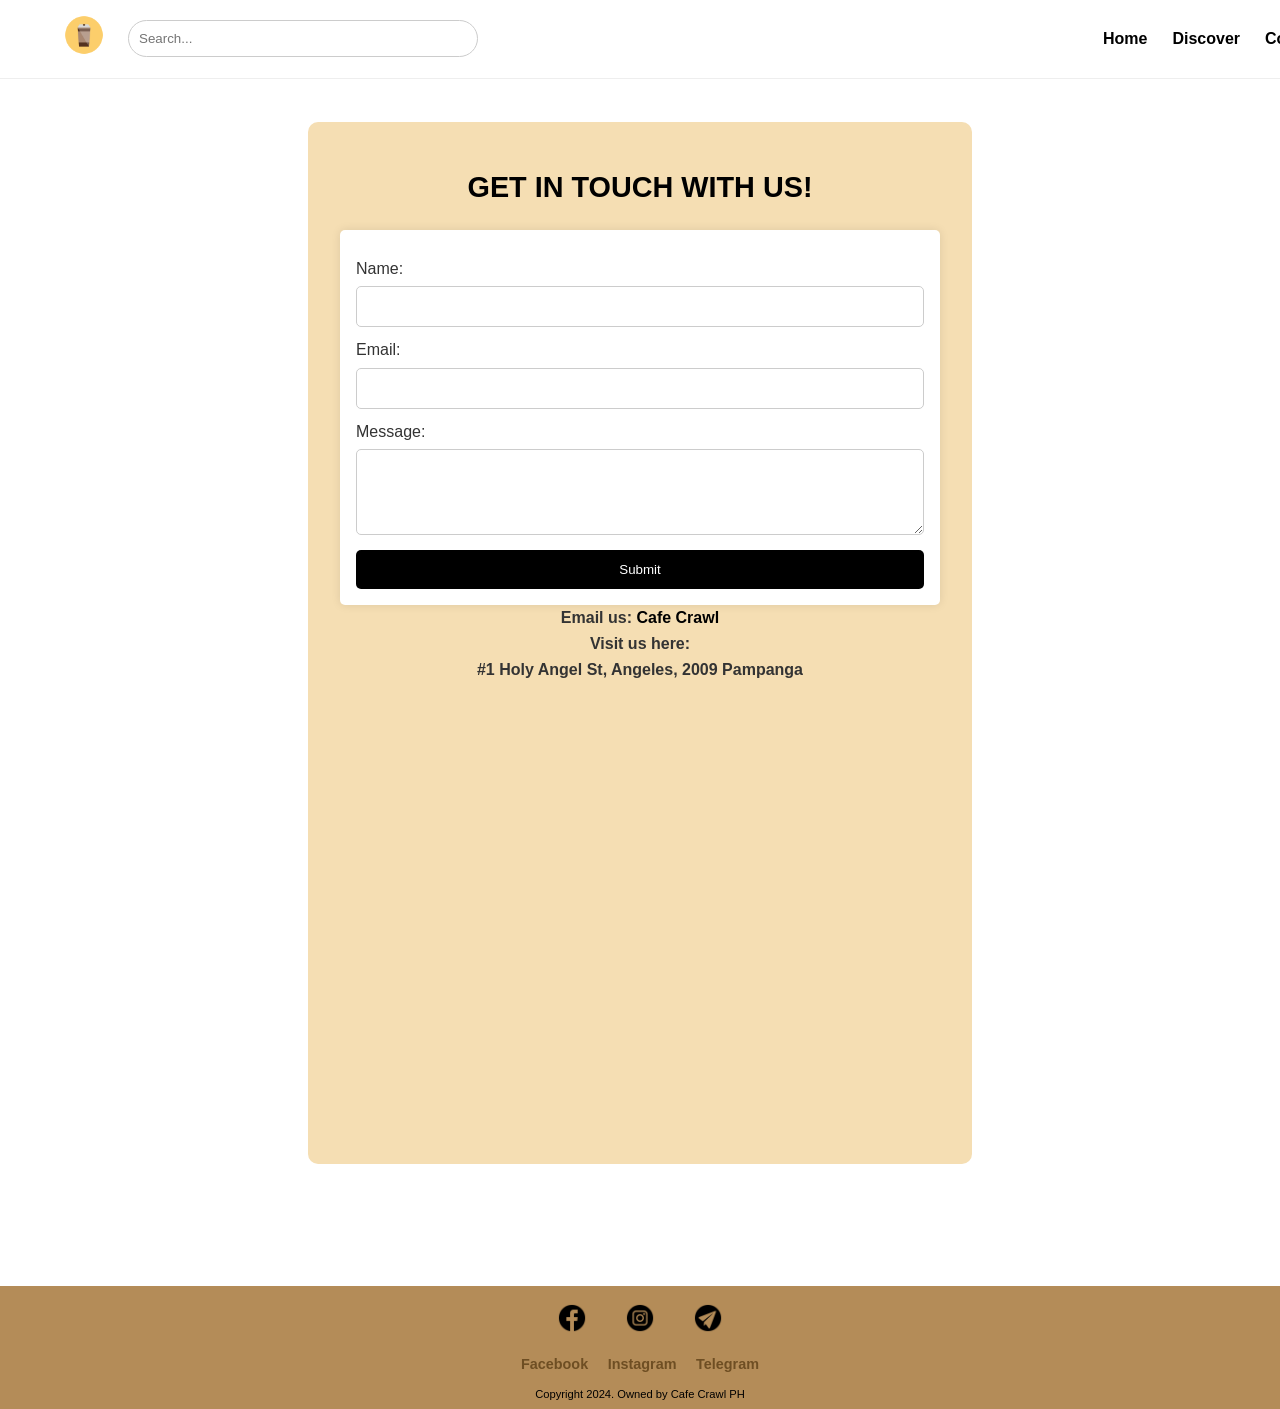
<file: contact.html>
<!DOCTYPE html>
<html lang="en">

<head>
    <meta charset="UTF-8">
    <meta name="viewport" content="width=device-width, initial-scale=1.0">
    <title>Discover Real Coffee, Near Holy Angel University</title>
    <link rel="stylesheet" type="text/css" href="style.css">
    <link rel="shortcut icon" href="media/coffeelogo.ico">
</head>

<body>
    <!-- Top Bar -->
    <header class="navbar">
        <!-- Desktop and Mobile Layout -->
        <div class="logo">
            <img src="media/coffeelogo.png" alt="Logo">
        </div>

        <!-- Hamburger Menu for Mobile -->
        <div class="hamburger-menu mobile">
            <a class="menu-icon" onclick="toggleMenu()">
                <div>&#9776;</div> <!-- Hamburger Icon -->
            </a>
        </div>

        <!-- Hidden Navigation Menu for Mobile -->
        <nav class="nav-links mobile" id="mobile-menu">
            <div class="close-btn" onclick="toggleMenu()">×</div> <!-- Close Button -->
            <div class="search-bar">
                <input type="text" placeholder="Search...">
            </div>
            <ul>
                <li><a href="index.html">Home</a></li>
                <li><a href="discover.html">Discover</a></li>
                <li><a href="contact.html">Contact</a></li>
            </ul>
        </nav>

        <!-- Desktop Layout -->
        <div class="search-bar tablet-desktop">
            <input type="text" placeholder="Search...">
        </div>
        <nav class="nav-links tablet-desktop">
            <ul>
                <li><a href="index.html">Home</a></li>
                <li><a href="discover.html">Discover</a></li>
                <li><a href="contact.html">Contact</a></li>
            </ul>
        </nav>
    </header>

    <div class="main-content">
        <div id="contact">
            <h2>GET IN TOUCH WITH US!</h2>
            <form class="contact-form" action="#" method="post">
                <label for="name">Name:</label>
                <input type="text" id="name" name="name" required>

                <label for="email">Email:</label>
                <input type="email" id="email" name="email" required>

                <label for="message">Message:</label>
                <textarea id="message" name="message" rows="4" required></textarea>

                <button type="submit">Submit</button>
            </form>

            <h4 class="mobile tel-link">Call us: <a href="tel:814555-9608">(814) 555-9608</a></h4>

            <h4>Email us: <a href="mailto:mqalberto12@gmail.com" class="contact-email-link">Cafe Crawl</a></h4>
            <h4>Visit us here:</h4>
            <h4>#1 Holy Angel St, Angeles, 2009 Pampanga</h4>

            <iframe
                src="https://www.google.com/maps/embed?pb=!1m18!1m12!1m3!1d3851.4596080946444!2d120.58743607487823!3d15.133083163818847!2m3!1f0!2f0!3f0!3m2!1i1024!2i768!4f13.1!3m3!1m2!1s0x3396f24ec2f5a1f9%3A0x5e0af8a6aaab2282!2sHoly%20Angel%20University!5e0!3m2!1sen!2sph!4v1727939206308!5m2!1sen!2sph"
                width="600" height="450" style="border:0;" allowfullscreen="" loading="lazy" class="map"></iframe>
        </div>
    </div>
    <!-- Footer -->
    <footer class="footer">
        <div class="social">
            <a href="https://www.facebook.com/mickoa12/" target="_blank"><img src="media/fb.png" alt="fb logo" /></a>
            <a href="https://www.instagram.com/amekouuu_/" target="_blank"><img src="media/ig.png" alt="ig logo" /></a>
            <a href="https://telegram.org/" target="_blank"><img src="media/tg.png" alt="tg logo" /></a>
        </div>
        <nav class="footer-nav">
            <a href="https://www.facebook.com/mickoa12/" target="_blank">Facebook</a>
            <a href="https://www.instagram.com/amekouuu_/" target="_blank">Instagram</a>
            <a href="https://telegram.org/" target="_blank">Telegram</a>
        </nav>
        <p>Copyright 2024. Owned by Cafe Crawl PH</p>
    </footer>
    <script src="scripts/script.js"></script>
</body>

</html>
</file>
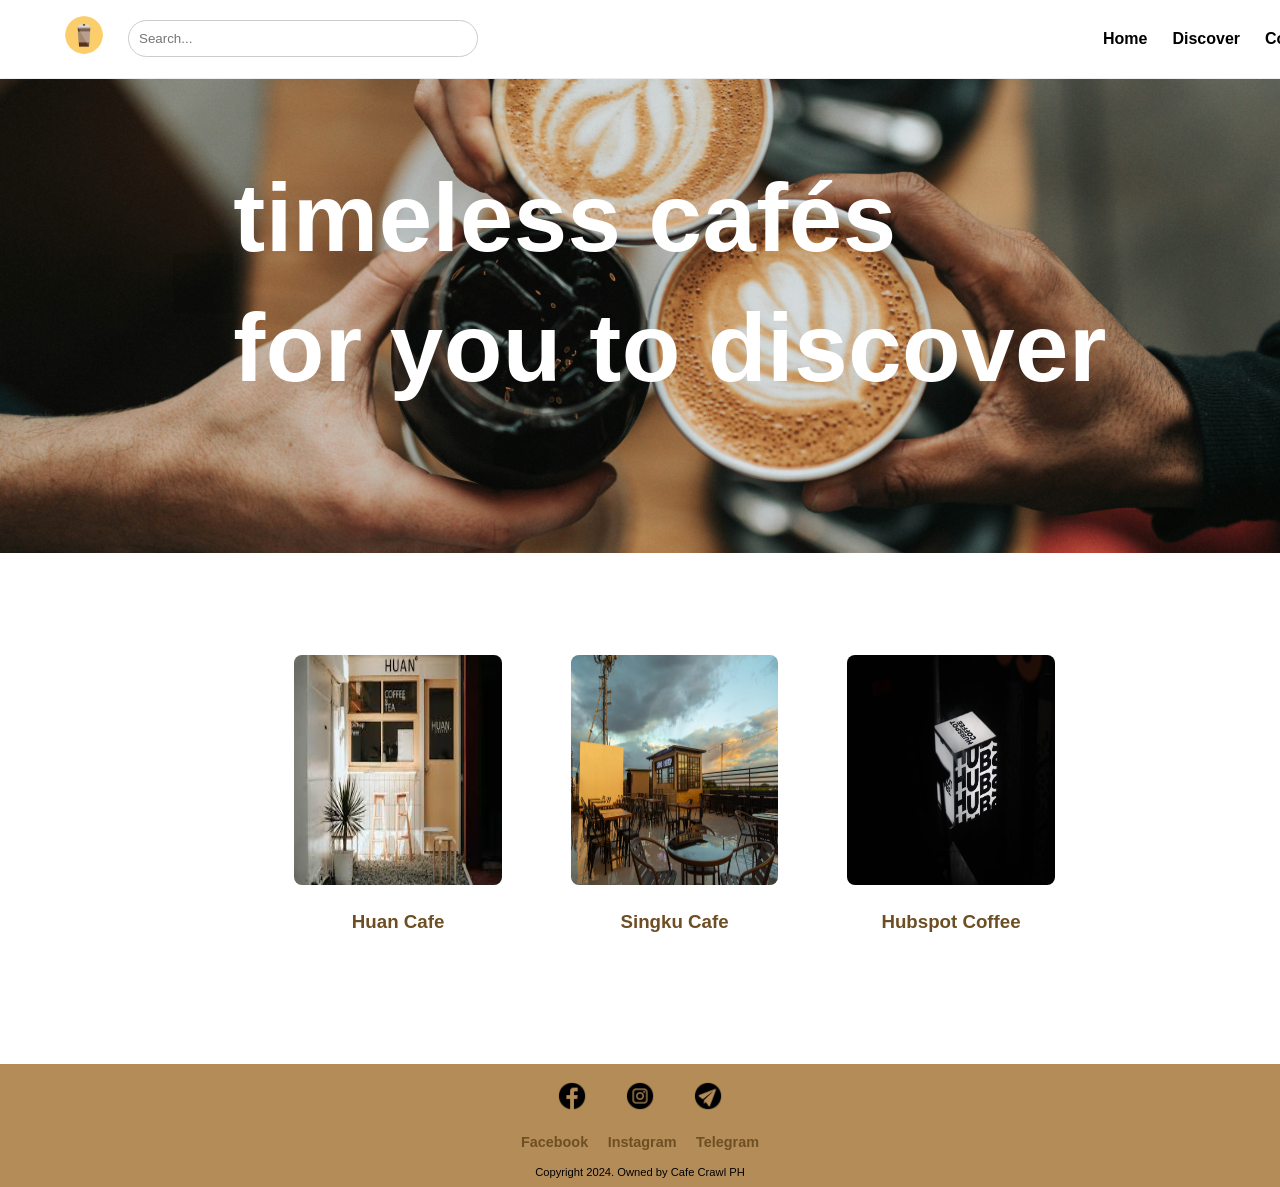
<file: discover.html>
<!DOCTYPE html>
<html lang="en">

<head>
    <meta charset="UTF-8">
    <meta name="viewport" content="width=device-width, initial-scale=1.0">
    <title>Discover Real Coffee, Near Holy Angel University</title>
    <link rel="stylesheet" type="text/css" href="style.css">
    <link rel="shortcut icon" href="media/coffeelogo.ico">
</head>

<body>
    <!-- Top Bar -->
    <header class="navbar">
        <!-- Desktop and Mobile Layout -->
        <div class="logo">
            <img src="media/coffeelogo.png" alt="Logo">
        </div>

        <!-- Hamburger Menu for Mobile -->
        <div class="hamburger-menu mobile">
            <a class="menu-icon" onclick="toggleMenu()">
                <div>&#9776;</div> <!-- Hamburger Icon -->
            </a>
        </div>

        <!-- Hidden Navigation Menu for Mobile -->
        <nav class="nav-links mobile" id="mobile-menu">
            <div class="close-btn" onclick="toggleMenu()">×</div> <!-- Close Button -->
            <div class="search-bar">
                <input type="text" placeholder="Search...">
            </div>
            <ul>
                <li><a href="index.html">Home</a></li>
                <li><a href="discover.html">Discover</a></li>
                <li><a href="contact.html">Contact</a></li>
            </ul>
        </nav>

        <!-- Desktop Layout -->
        <div class="search-bar tablet-desktop">
            <input type="text" placeholder="Search...">
        </div>
        <nav class="nav-links tablet-desktop">
            <ul>
                <li><a href="index.html">Home</a></li>
                <li><a href="discover.html">Discover</a></li>
                <li><a href="contact.html">Contact</a></li>
            </ul>
        </nav>
    </header>

    <!-- Overlay Section (Hero) -->
    <section class="hero">
        <div class="overlay"></div>
        <div class="content">
            <h1>timeless cafés</h1>
            <h1>for you to discover</h1>
        </div>
    </section>

    <div class="main-content">
        <!-- Featured Section -->
        <section id="featured-cafe">
            <div class="cafe-item">
                <a href="huan.html">
                    <img src="media/huan.jfif" alt="Huan Cafe" class="shape" />
                    <h3>Huan Cafe</h3>
                </a>
            </div>

            <div class="cafe-item">
                <a href="singku.html">
                    <img src="media/singku.jpg" alt="Singku Cafe" class="shape" />
                    <h3>Singku Cafe</h3>
                </a>
            </div>

            <div class="cafe-item">
                <a href="hubspot.html">
                    <img src="media/hub.jpg" alt="Hubspot Coffee" class="shape" />
                    <h3>Hubspot Coffee</h3>
                </a>
            </div>
        </section>
    </div>

    <!-- Footer -->
    <footer class="footer">
        <div class="social">
            <a href="https://www.facebook.com/mickoa12/" target="_blank"><img src="media/fb.png" alt="fb logo" /></a>
            <a href="https://www.instagram.com/amekouuu_/" target="_blank"><img src="media/ig.png" alt="ig logo" /></a>
            <a href="https://telegram.org/" target="_blank"><img src="media/tg.png" alt="tg logo" /></a>
        </div>
        <nav class="footer-nav">
            <a href="https://www.facebook.com/mickoa12/" target="_blank">Facebook</a>
            <a href="https://www.instagram.com/amekouuu_/" target="_blank">Instagram</a>
            <a href="https://telegram.org/" target="_blank">Telegram</a>
        </nav>
        <p>Copyright 2024. Owned by Cafe Crawl PH</p>
    </footer>
    <script src="scripts/script.js"></script>
</body>

</html>
</file>
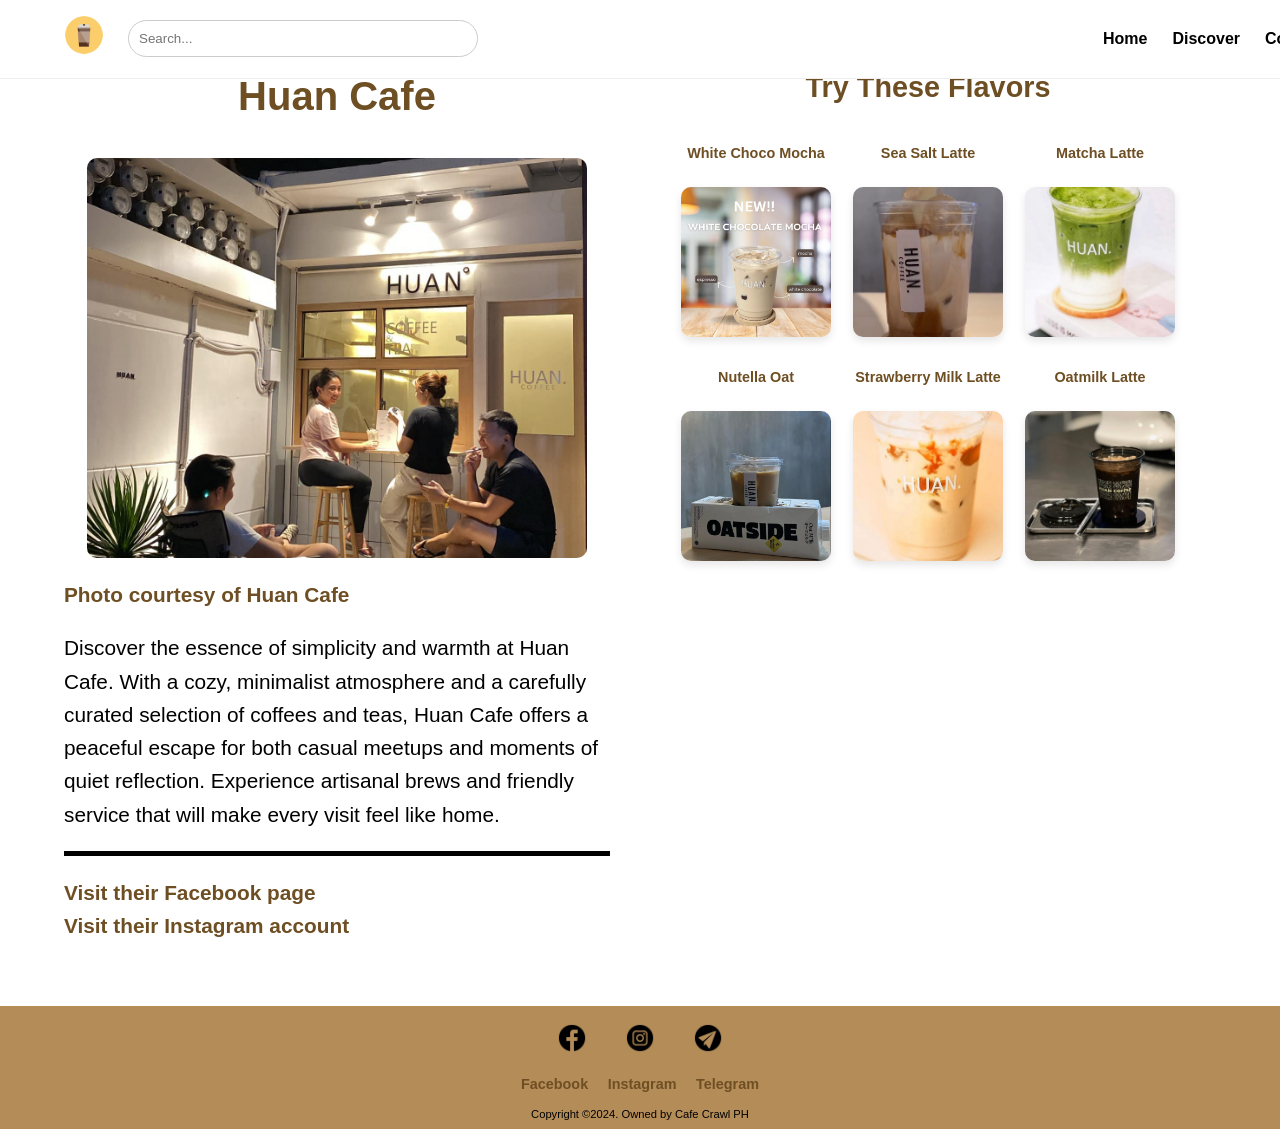
<file: huan.html>
<!DOCTYPE html>
<html lang="en">

<head>
    <meta charset="UTF-8">
    <meta name="viewport" content="width=device-width, initial-scale=1.0">
    <title>Discover Real Coffee, Near Holy Angel University</title>
    <link rel="stylesheet" type="text/css" href="style.css">
    <link rel="shortcut icon" href="media/coffeelogo.ico">
</head>

<body>
    <!-- Top Bar -->
    <header class="navbar">
        <!-- Desktop and Mobile Layout -->
        <div class="logo">
            <img src="media/coffeelogo.png" alt="Logo">
        </div>

        <!-- Hamburger Menu for Mobile -->
        <div class="hamburger-menu mobile">
            <a class="menu-icon" onclick="toggleMenu()">
                <div>&#9776;</div> <!-- Hamburger Icon -->
            </a>
        </div>

        <!-- Hidden Navigation Menu for Mobile -->
        <nav class="nav-links mobile" id="mobile-menu">
            <div class="close-btn" onclick="toggleMenu()">×</div> <!-- Close Button -->
            <div class="search-bar">
                <input type="text" placeholder="Search...">
            </div>
            <ul>
                <li><a href="index.html">Home</a></li>
                <li><a href="discover.html">Discover</a></li>
                <li><a href="contact.html">Contact</a></li>
            </ul>
        </nav>

        <!-- Desktop Layout -->
        <div class="search-bar tablet-desktop">
            <input type="text" placeholder="Search...">
        </div>
        <nav class="nav-links tablet-desktop">
            <ul>
                <li><a href="index.html">Home</a></li>
                <li><a href="discover.html">Discover</a></li>
                <li><a href="contact.html">Contact</a></li>
            </ul>
        </nav>
    </header>


    <!-- Main Content -->
    <section class="main-content">

        <div class="cafe-image-section">
            <h1>Huan Cafe</h1>
            <a href="#" onclick="openModal('media/huan-inside.jpg')"><img src="media/huan-inside.jpg"
                    alt="Inside Huan Cafe"></a>
            <h2>Photo courtesy of Huan Cafe</h2>

            <p>Discover the essence of simplicity and warmth at Huan Cafe. With a cozy, minimalist atmosphere and a
                carefully curated
                selection of coffees and teas, Huan Cafe offers a peaceful escape for both casual meetups and moments of
                quiet
                reflection. Experience artisanal brews and friendly service that will make every visit feel like home.
            </p>

            <!-- Divider -->
            <hr class="social-divider">

            <!-- Socials -->
            <p class="socials"><a href="https://www.facebook.com/profile.php?id=100093569881425" target="_blank">Visit
                    their Facebook page</a>
            </p>
            <p class="socials"><a
                    href="https://www.instagram.com/huan.coffee?fbclid=IwY2xjawF0jyxleHRuA2FlbQIxMAABHaezkkwJ3IbRny0yGu8CYvLpu5Vbky6Gz1jZY3LSTMf_zzn_6Je5bGRGog_aem_GDuP4Kugdf5g3s8yQYQRpw"
                    target="_blank">Visit their Instagram
                    account</a></p>
        </div>


        <div class="flavors-section">
            <h2>Try These Flavors</h2>
            <table class="flavors-table">
                <tr>
                    <th>White Choco Mocha</th>
                    <th>Sea Salt Latte</th>
                    <th>Matcha Latte</th>
                </tr>
                <tr>

                    <td><a href="#" onclick="openModal('media/huan1.jpg')"><img src="media/huan1.jpg"
                                alt="White Choco Mocha"></a></td>
                    <td><a href="#" onclick="openModal('media/huan_SSL.png')"><img src="media/huan_SSL.png"
                                alt="Sea Salt Latte"></a></td>
                    <td><a href="#" onclick="openModal('media/huan_matcha.png')"><img src="media/huan_matcha.png"
                                alt="Matcha Latte"></a></td>
                </tr>
                <tr>
                    <th>Nutella Oat</th>
                    <th>Strawberry Milk Latte</th>
                    <th>Oatmilk Latte</th>
                </tr>
                <tr>
                    <td><a href="#" onclick="openModal('media/huan_nutellaoat.png')"><img
                                src="media/huan_nutellaoat.png" alt="Nutella Oat"></a>
                    </td>
                    <td><a href="#" onclick="openModal('media/huan_strawb.png')"><img src="media/huan_strawb.png"
                                alt="Strawberry Milk Latte"></td>
                    <td><a href="#" onclick="openModal('media/huan_oat.png')"><img src="media/huan_oat.png"
                                alt="Oatmilk Latte"></a>
                    </td>
                </tr>
            </table>
        </div>
    </section>

    <!-- Modal Structure for Full-Screen Image Display -->
    <div id="image-modal" class="modal">
        <span class="close" onclick="closeModal()">&times;</span>
        <img class="modal-content" id="modal-image">
    </div>

    <footer class="footer">
        <div class="social">
            <a href="https://www.facebook.com/mickoa12/" target="_blank"><img src="media/fb.png" alt="fb logo" /></a>
            <a href="https://www.instagram.com/amekouuu_/" target="_blank"><img src="media/ig.png" alt="fb logo" /></a>
            <a href="https://telegram.org/" target="_blank"><img src="media/tg.png" alt="fb logo" /></a>

        </div>
        <nav class="footer-nav">
            <a href="https://www.facebook.com/mickoa12/" target="_blank">Facebook</a>
            <a href="https://www.instagram.com/amekouuu_/" target="_blank">Instagram</a>
            <a href="https://telegram.org/" target="_blank">Telegram</a>
        </nav>
        <p>Copyright ©2024. Owned by Cafe Crawl PH</p>
    </footer>
    <script src="scripts/script.js"></script>
</body>

</html>
</file>
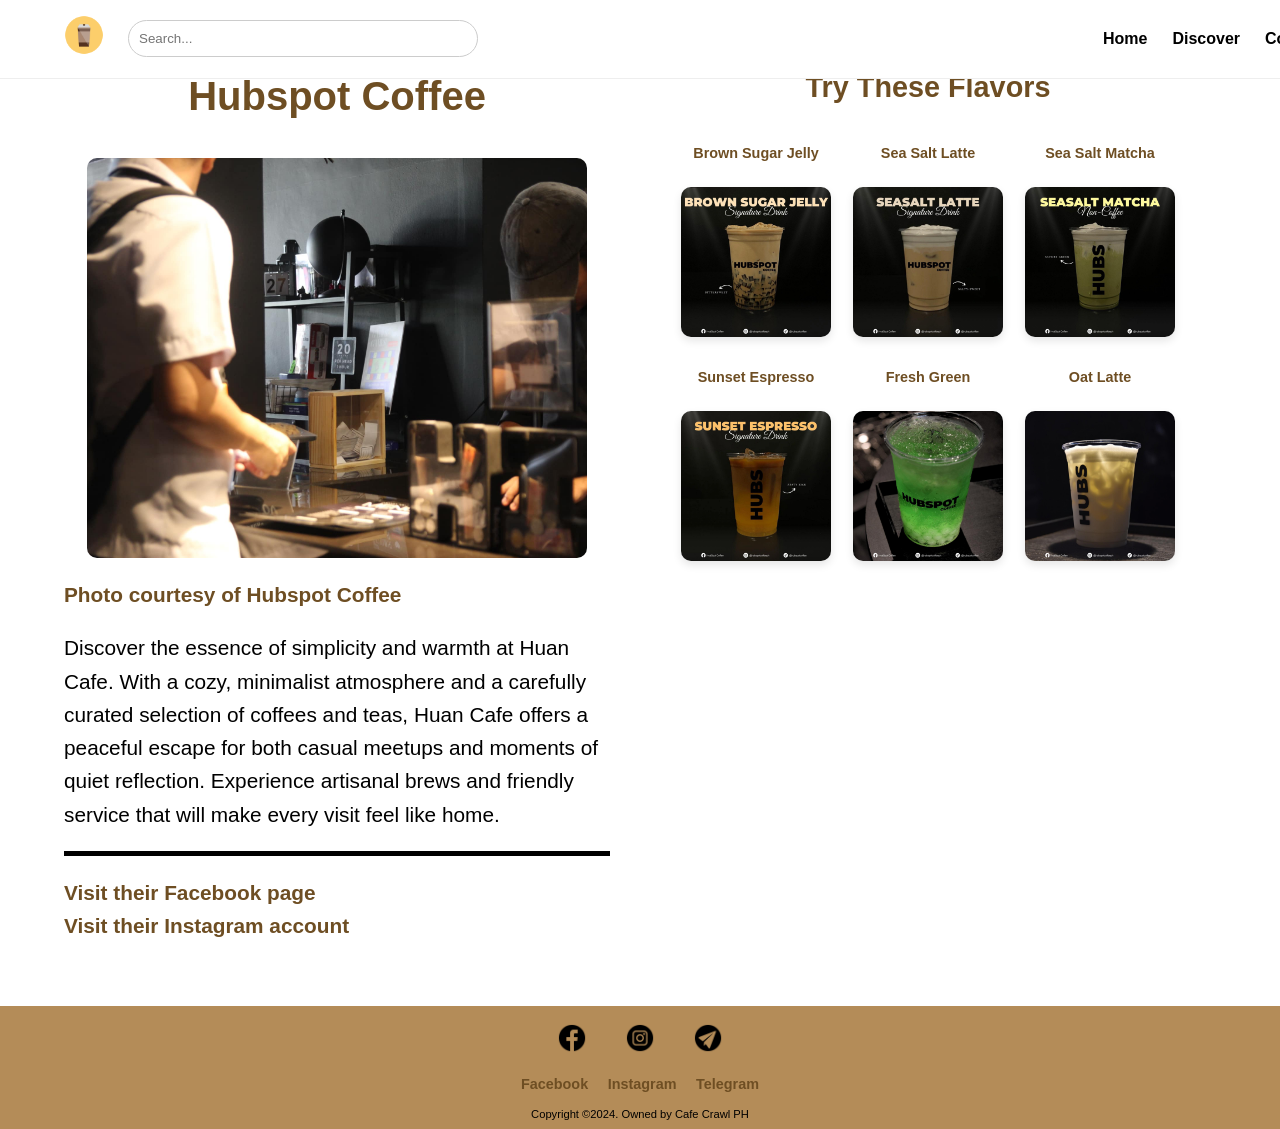
<file: hubspot.html>
<!DOCTYPE html>
<html lang="en">

<head>
    <meta charset="UTF-8">
    <meta name="viewport" content="width=device-width, initial-scale=1.0">
    <title>Discover Real Coffee, Near Holy Angel University</title>
    <link rel="stylesheet" type="text/css" href="style.css">
    <link rel="shortcut icon" href="media/coffeelogo.ico">
</head>

<body>
    <!-- Top Bar -->
    <header class="navbar">
        <!-- Desktop and Mobile Layout -->
        <div class="logo">
            <img src="media/coffeelogo.png" alt="Logo">
        </div>

        <!-- Hamburger Menu for Mobile -->
        <div class="hamburger-menu mobile">
            <a class="menu-icon" onclick="toggleMenu()">
                <div>&#9776;</div> <!-- Hamburger Icon -->
            </a>
        </div>

        <!-- Hidden Navigation Menu for Mobile -->
        <nav class="nav-links mobile" id="mobile-menu">
            <div class="close-btn" onclick="toggleMenu()">×</div> <!-- Close Button -->
            <div class="search-bar">
                <input type="text" placeholder="Search...">
            </div>
            <ul>
                <li><a href="index.html">Home</a></li>
                <li><a href="discover.html">Discover</a></li>
                <li><a href="contact.html">Contact</a></li>
            </ul>
        </nav>

        <!-- Desktop Layout -->
        <div class="search-bar tablet-desktop">
            <input type="text" placeholder="Search...">
        </div>
        <nav class="nav-links tablet-desktop">
            <ul>
                <li><a href="index.html">Home</a></li>
                <li><a href="discover.html">Discover</a></li>
                <li><a href="contact.html">Contact</a></li>
            </ul>
        </nav>
    </header>
    <!-- Main Content -->
    <section class="main-content">
        <!-- Left: Singku Cafe Image -->
        <div class="cafe-image-section">
            <h1>Hubspot Coffee</h1>
            <a href="#" onclick="openModal('media/hub-inside.jpg')"><img src="media/hub-inside.jpg"
                    alt="Inside Hubspot Coffee"></a>
            <h2>Photo courtesy of Hubspot Coffee</h2>

            <p>Discover the essence of simplicity and warmth at Huan Cafe. With a cozy, minimalist atmosphere and a
                carefully curated
                selection of coffees and teas, Huan Cafe offers a peaceful escape for both casual meetups and moments of
                quiet
                reflection. Experience artisanal brews and friendly service that will make every visit feel like home.
            </p>

            <!-- Divider -->
            <hr class="social-divider">

            <!-- Socials -->
            <p class="socials"><a href="https://www.facebook.com/coffeehubspot" target="_blank">Visit
                    their Facebook page</a>
            </p>
            <p class="socials"><a href="https://www.instagram.com/hubspotcoffee/" target="_blank">Visit their Instagram
                    account</a></p>
        </div>

        <!-- Right: Try These Flavors Table -->
        <div class="flavors-section">
            <h2>Try These Flavors</h2>
            <table class="flavors-table">
                <tr>
                    <th>Brown Sugar Jelly</th>
                    <th>Sea Salt Latte</th>
                    <th>Sea Salt Matcha</th>
                </tr>
                <tr>
                    <td><a href="#" onclick="openModal('media/hub1.jpg')"><img src="media/hub1.jpg"
                                alt="Brown Sugar Jelly"></a></td>
                    <td><a href="#" onclick="openModal('media/hub2.jpg')"><img src="media/hub2.jpg"
                                alt="Sea Salt Latte"></a></td>
                    <td><a href="#" onclick="openModal('media/hub3.jpg')"><img src="media/hub3.jpg"
                                alt="Sea Salt Matcha"></a></td>
                </tr>
                <tr>
                    <th>Sunset Espresso</th>
                    <th>Fresh Green</th>
                    <th>Oat Latte</th>
                </tr>
                <tr>
                    <td><a href="#" onclick="openModal('media/hu4.jpg')"><img src="media/hu4.jpg"
                                alt="Sunset Espresso"></a></td>
                    <td><a href="#" onclick="openModal('media/hub4.jpg')"><img src="media/hub4.jpg"
                                alt="Fresh Green"></a></td>
                    <td><a href="#" onclick="openModal('media/hub6.jpg')"><img src="media/hub6.jpg" alt="Oat Latte"></a>
                    </td>
                </tr>
            </table>
        </div>
    </section>

    <!-- Modal Structure for Full-Screen Image Display -->
    <div id="image-modal" class="modal">
        <span class="close" onclick="closeModal()">&times;</span>
        <img class="modal-content" id="modal-image">
    </div>

    <footer class="footer">
        <div class="social">
            <a href="https://www.facebook.com/mickoa12/" target="_blank"><img src="media/fb.png" alt="fb logo" /></a>
            <a href="https://www.instagram.com/amekouuu_/" target="_blank"><img src="media/ig.png" alt="fb logo" /></a>
            <a href="https://telegram.org/" target="_blank"><img src="media/tg.png" alt="fb logo" /></a>

        </div>
        <nav class="footer-nav">
            <a href="https://www.facebook.com/mickoa12/" target="_blank">Facebook</a>
            <a href="https://www.instagram.com/amekouuu_/" target="_blank">Instagram</a>
            <a href="https://telegram.org/" target="_blank">Telegram</a>
        </nav>
        <p>Copyright ©2024. Owned by Cafe Crawl PH</p>
    </footer>
    <script src="scripts/script.js"></script>
</body>

</html>
</file>
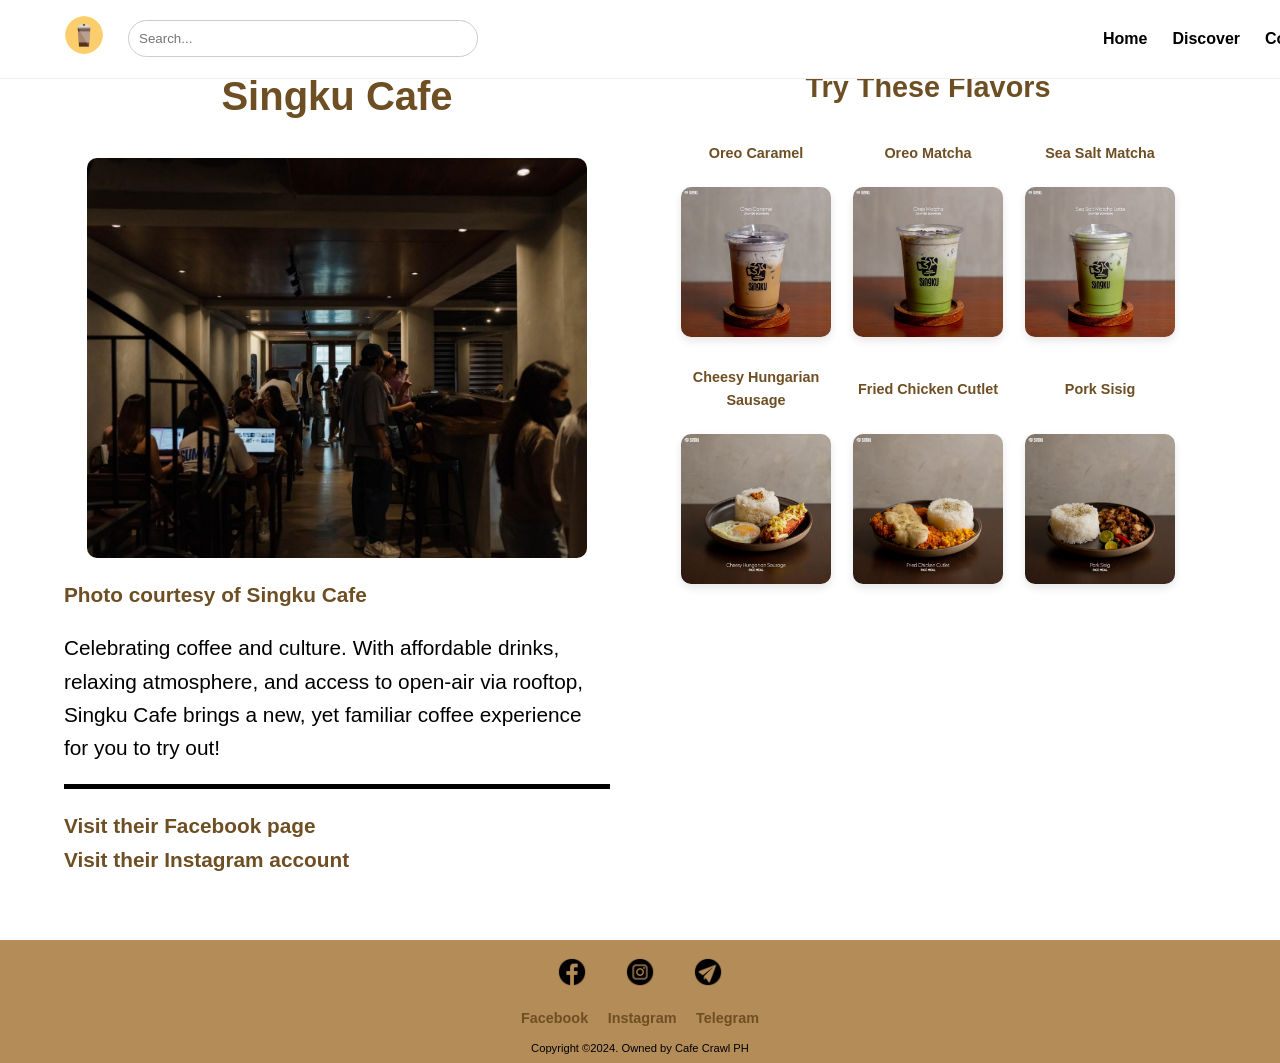
<file: singku.html>
<!DOCTYPE html>
<html lang="en">

<head>
    <meta charset="UTF-8">
    <meta name="viewport" content="width=device-width, initial-scale=1.0">
    <title>Discover Real Coffee, Near Holy Angel University</title>
    <link rel="stylesheet" type="text/css" href="style.css">
    <link rel="shortcut icon" href="media/coffeelogo.ico">
</head>

<body>
    <!-- Top Bar -->
    <header class="navbar">
        <!-- Desktop and Mobile Layout -->
        <div class="logo">
            <img src="media/coffeelogo.png" alt="Logo">
        </div>

        <!-- Hamburger Menu for Mobile -->
        <div class="hamburger-menu mobile">
            <a class="menu-icon" onclick="toggleMenu()">
                <div>&#9776;</div> <!-- Hamburger Icon -->
            </a>
        </div>

        <!-- Hidden Navigation Menu for Mobile -->
        <nav class="nav-links mobile" id="mobile-menu">
            <div class="close-btn" onclick="toggleMenu()">×</div> <!-- Close Button -->
            <div class="search-bar">
                <input type="text" placeholder="Search...">
            </div>
            <ul>
                <li><a href="index.html">Home</a></li>
                <li><a href="discover.html">Discover</a></li>
                <li><a href="contact.html">Contact</a></li>
            </ul>
        </nav>

        <!-- Desktop Layout -->
        <div class="search-bar tablet-desktop">
            <input type="text" placeholder="Search...">
        </div>
        <nav class="nav-links tablet-desktop">
            <ul>
                <li><a href="index.html">Home</a></li>
                <li><a href="discover.html">Discover</a></li>
                <li><a href="contact.html">Contact</a></li>
            </ul>
        </nav>
    </header>


    <!-- Main Content -->
    <section class="main-content">

        <div class="cafe-image-section">
            <h1>Singku Cafe</h1>
            <a href="#" onclick="openModal('media/singku_inside.jpg')"><img src="media/singku_inside.jpg"
                    alt="Inside Singku Cafe"></a>
            <h2>Photo courtesy of Singku Cafe</h2>



            <p>Celebrating coffee and culture. With affordable drinks, relaxing atmosphere, and access to open-air via
                rooftop, Singku Cafe brings a new, yet familiar coffee experience for you to try out!</p>


            <!-- Divider -->
            <hr class="social-divider">

            <!-- Socials -->
            <p class="socials"><a href="https://www.facebook.com/singku.cafe" target="_blank">Visit
                    their Facebook page</a>
            </p>
            <p class="socials"><a
                    href="https://www.instagram.com/singku.cafe?utm_source=ig_web_button_share_sheet&igsh=ZDNlZDc0MzIxNw=="
                    target="_blank">Visit their Instagram
                    account</a></p>
        </div>


        <div class="flavors-section">
            <h2>Try These Flavors</h2>
            <table class="flavors-table">
                <tr>
                    <th>Oreo Caramel</th>
                    <th>Oreo Matcha</th>
                    <th>Sea Salt Matcha</th>
                </tr>
                <tr>
                    <td><a href="#" onclick="openModal('media/oreo_caramel.jpg')"><img src="media/oreo_caramel.jpg"
                                alt="Oreo Caramel"></a></td>
                    <td><a href="#" onclick="openModal('media/oreo_matcha.jpg')"><img src="media/oreo_matcha.jpg"
                                alt="Oreo Matcha"></a></td>
                    <td><a href="#" onclick="openModal('media/ss_matcha.jpg')"><img src="media/ss_matcha.jpg"
                                alt="Sea Salt Matcha"></a></td>
                </tr>
                <tr>
                    <th>Cheesy Hungarian Sausage</th>
                    <th>Fried Chicken Cutlet</th>
                    <th>Pork Sisig</th>
                </tr>
                <tr>
                    <td><a href="#" onclick="openModal('media/sausage.jpg')"><img src="media/sausage.jpg"
                                alt="Cheesy Hungarian Sausage"></a></td>
                    <td><a href="#" onclick="openModal('media/fc_cutlet.jpg')"><img src="media/fc_cutlet.jpg"
                                alt="Fried Chicken Cutlet"></a></td>
                    <td><a href="#" onclick="openModal('media/sisig.jpg')"><img src="media/sisig.jpg"
                                alt="Pork Sisig"></a></td>
                </tr>
            </table>
        </div>
    </section>

    <!-- Modal Structure for Full-Screen Image Display -->
    <div id="image-modal" class="modal">
        <span class="close" onclick="closeModal()">&times;</span>
        <img class="modal-content" id="modal-image">
    </div>

    <footer class="footer">
        <div class="social">
            <a href="https://www.facebook.com/mickoa12/" target="_blank"><img src="media/fb.png" alt="fb logo" /></a>
            <a href="https://www.instagram.com/amekouuu_/" target="_blank"><img src="media/ig.png" alt="fb logo" /></a>
            <a href="https://telegram.org/" target="_blank"><img src="media/tg.png" alt="fb logo" /></a>

        </div>
        <nav class="footer-nav">
            <a href="https://www.facebook.com/mickoa12/" target="_blank">Facebook</a>
            <a href="https://www.instagram.com/amekouuu_/" target="_blank">Instagram</a>
            <a href="https://telegram.org/" target="_blank">Telegram</a>
        </nav>
        <p>Copyright ©2024. Owned by Cafe Crawl PH</p>
    </footer>
    <script src="scripts/script.js"></script>
</body>

</html>
</file>
<file: style.css>
* {
    box-sizing: border-box;
    margin: 0;
    padding: 0;
    border: 0;
}

.mobile {
    display: none;
}


body {
    font-family: Arial, sans-serif;
    color: #333;
    line-height: 1.6;
    display: flex;
    flex-direction: column;
    min-height: 100vh;
    /* Ensure body takes up full height of the viewport */
    margin: 0;
    padding: 0;
}

/* General Link Styling */
a {
    color: #6e4e23;
    text-decoration: none;
    transition: color 0.3s ease-in-out;
    position: relative;
    font-weight: bold;
}

a::before {
    content: '';
    position: absolute;
    width: 0%;
    height: 100%;
    top: 0;
    left: 0;
    background-color: #f4a261;
    z-index: -1;
    transition: width 0.4s ease-in-out;
}

a:hover {
    color: black;
    /* Text color on hover */
}

/* Images Rules */

/* Modal styles */
.modal {
    display: none;
    position: fixed;
    z-index: 1000;
    left: 0;
    top: 0;
    width: 100%;
    height: 100%;
    overflow: auto;
    background-color: rgba(0, 0, 0, 0.8);
    /* Dark background */
}

.modal-content {
    margin: auto;
    display: block;
    width: 80%;
    max-width: 700px;
}

.modal-content img {
    width: 100%;
    height: auto;
}

.close {
    position: absolute;
    top: 20px;
    right: 35px;
    color: #fff;
    font-size: 40px;
    font-weight: bold;
    transition: 0.3s;
}

.close:hover,
.close:focus {
    color: #bbb;
    text-decoration: none;
    cursor: pointer;
}

/* End of Image Rules */



.main-content {
    flex: 1;
}


.logo {
    padding-left: 2%;
    padding-right: 2%;
}

.logo img {
    height: 40px;
}

.search-bar {
    margin-right: 50%;
}

.search-bar input {
    padding: 10px;
    border: 1px solid #ccc;
    border-radius: 20px;
    width: 350px;
}

.navbar {
    display: flex;
    justify-content: space-between;
    align-items: center;
    padding: 15px 40px;
    background-color: #fff;
    border-bottom: 1px solid #eee;
    position: fixed;
    width: 100%;
    top: 0;
    z-index: 1000;
}

.nav-links a {
    text-decoration: none;
    color: black;
    font-weight: bold;
    position: relative;
    padding-bottom: 5px;
    transition: black 0.1s ease-in-out;
    z-index: 1;
}

.nav-links a::after {
    content: '';
    position: absolute;
    bottom: 0;
    left: 0;
    width: 0;
    height: 2px;
    background-color: #f4a261;
    z-index: 0;
    transition: width 0.1s ease-in-out;
}

.nav-links a:hover {
    color: black;

}

.nav-links a:hover::after {
    width: 100%;
}

.nav-links a:active {
    color: #e76f51;
    transform: scale(0.95);
}

.nav-links ul {
    display: flex;
    list-style: none;
}

.nav-links li {
    margin-left: 25px;
}



.hero {
    position: relative;
    height: 60vh;
    background-image: url('media/home_head.jpg');
    background-size: cover;
    background-position: center;
    display: flex;
    justify-content: center;
    align-items: center;
    text-align: center;
    margin-top: 1%;
}


.hero .overlay {

    top: 0;
    left: 0;
    right: 0;
    bottom: 0;
    background-color: rgba(0, 0, 0, 0.12);
    /* Semi-transparent overlay */
}

.hero .content {
    position: relative;
    z-index: 1;
    /* Ensures the content is on top of the overlay */
    color: white;
    text-align: left;
}

.hero h1 {
    color: #ffffff;
    font-family: 'Segoe UI', Tahoma, Geneva, Verdana, sans-serif;
    font-size: 96px;
    font-weight: bold;
    text-transform: lowercase;
    line-height: 130px;
    /* 101.563% */
    letter-spacing: 0.5px;
}

/* Call to Action Button */
.cta-button {
    display: inline-block;
    padding: 15px 30px;
    background-color: #f4a261;
    /* Custom button color */
    color: white;
    text-decoration: none;
    font-weight: bold;
    border-radius: 5px;
    transition: background-color 0.3s, transform 0.3s;
    text-transform: uppercase;
}

.cta-button:hover {
    background-color: #e76f51;
    /* Hover color */
    transform: scale(1.05);
    /* Slight zoom effect on hover */
}


.overlay {
    background-color: rgba(0, 0, 0, 0.6);
    padding: 30px;
    text-align: left;
}


.button {
    padding: 10px 30px;
    background-color: #f4a261;
    color: white;
    text-decoration: none;
    font-weight: bold;
    border-radius: 5px;
    transition: background-color 0.3s;
}

.button:hover {
    background-color: #e76f51;
}

/* Explore Angeles City Link */
.explore-headertext {
    padding: 20px 0;
    text-align: left;
    background-color: #fff;
}

.explore-headertext a {
    color: #000;
    font-family: system-ui, -apple-system, BlinkMacSystemFont, 'Segoe UI', Roboto, Oxygen, Ubuntu, Cantarell, 'Open Sans', 'Helvetica Neue', sans-serif;
    font-size: 36px;
    font-style: normal;
    font-weight: 700;
    line-height: 110%;
    text-transform: uppercase;
    padding: 0;
    background-color: transparent;
    border-radius: 10px;
    transition: background-color 0.15s, color 0.15s;
    border: 0;
}

.explore-headertext a:hover {
    background-color: transparent;
    color: #e76f51;
}

/* Extended Info Section */
.extended-info {
    display: flex;
    justify-content: space-between;
    align-items: center;
    padding: 50px;
    background-color: #fafafa;
    margin-top: 5px;
}

.extended-info .text {
    flex: 1;
    padding-right: 200px;
    margin-left: 10%;
}


.extended-info .text p {
    color: #000;
    text-align: justify;
    font-family: system-ui, -apple-system, BlinkMacSystemFont, 'Segoe UI', Roboto, Oxygen, Ubuntu, Cantarell, 'Open Sans', 'Helvetica Neue', sans-serif;
    font-size: 26px;
    font-style: normal;
    font-weight: 600;
    line-height: normal;
}

.extended-info .video-container {
    flex: 1;
    max-width: 600px;
    padding: 20px;
}

.extended-info .extended-video {
    width: 100%;
    height: auto;
    border-radius: 10px;
    object-fit: cover;
    box-shadow: 0 4px 8px rgba(0, 0, 0, 0.1);
}


/* Discover Page */

/* Images */
#featured-cafe {
    display: flex;
    justify-content: flex-start;
    align-items: flex-start;
    flex-wrap: nowrap;
    gap: 10%;
    padding: 2% 20%;
}

.cafe-item {
    text-align: center;
    flex: 0 0 30%;
    margin-bottom: 40px;
}

.shape {
    border-radius: 8px;
    height: 230px;
    width: 100%;
    margin: 15px 0;
}

/* Discover Us Extended */
/* Content Section */
.main-content {
    display: flex;
    justify-content: space-between;
    align-items: flex-start;
    margin: 5% 0;
    padding: 0 5%;
    gap: 30px;
}


.cafe-image-section {
    width: 50%;
    text-align: center;
    margin: 0 auto;
}

.cafe-image-section h1 {
    font-size: 2.5rem;
    color: #6e4e23;
    text-align: center;
    margin-bottom: 30px;
}

.cafe-image-section img {
    width: 100%;
    max-width: 500px;
    height: 400px;
    object-fit: cover;
    border-radius: 10px;
    margin: 20px auto;
    display: block;
}

.cafe-image-section h2 {
    text-align: left;
    font-size: 1.3rem;
    color: #6e4e23;
}

.cafe-image-section p {
    text-align: left;
    font-size: 1.3rem;
    color: black;
}

.cafe-image-section a {
    text-decoration: none;
    color: #6e4e23;
    font-weight: bold;
}

.cafe-image-section a:hover {
    color: #d2691e;
}

.flavors-section {
    width: 40%;
    margin: 0 5% 5% 5%;
}

h2 {
    font-size: 1.8rem;
    color: #6e4e23;
    text-align: center;
    margin-bottom: 20px;
}

/* Flavors Table */
.flavors-table {
    display: flex;
    justify-content: center;
    gap: 15px;
}


.flavors-table th,
.flavors-table td {
    padding: 10px;
    font-size: 0.9rem;
    color: #6e4e23;
    text-align: center;
}

.flavors-table img {
    width: 150px;
    height: 150px;
    object-fit: cover;
    border-radius: 10px;
    box-shadow: 0px 4px 8px rgba(0, 0, 0, 0.1);
}

/* Social Divider */
.social-divider {
    margin: 20px 0;
    /* Adjusts spacing around the line */
    border: 1;
    border-top: 5px solid black;
    /* Line color */
}

/* Contact Us */

.contact {
    align-items: center;
    display: flex;
    justify-content: center;
    align-items: center;
    text-align: center;
}

.tel-link {
    background-color: #404040;
    padding: 2%;
    margin: 0 auto;
    width: 80%;
    text-align: center;
    border-radius: 5px;
}

/* Contact Section */


/* Contact Form Styles */
/* Contact Section Styling */
#contact {
    display: flex;
    flex-direction: column;
    align-items: center;
    text-align: center;
    background-color: #f5deb3;
    padding: 2rem;
    margin: 5% auto;

    border-radius: 10px;
    max-width: 800px;
}

#contact h2 {
    text-transform: uppercase;
    color: black;
    margin-top: 10px;
}

/* Links Styling */
#contact a {
    color: black;
    text-decoration: none;
}

#contact a:visited {
    color: #d3a86e;
}

#contact a:hover {
    color: #d3a86e;
}

#contact a:active {
    color: black;
}

/* Contact Form Styling */
.contact-form {
    display: flex;
    flex-direction: column;
    width: 100%;
    max-width: 600px;
    background-color: #fff;
    padding: 1rem;
    border-radius: 5px;
    box-shadow: 0 0 10px rgba(0, 0, 0, 0.1);
}

.contact-form label {
    margin-top: 10px;
    text-align: left;
}

.contact-form input,
.contact-form textarea {
    width: 100%;
    padding: 0.75rem;
    margin-top: 5px;
    border-radius: 5px;
    border: 1px solid #ccc;
}

.contact-form button {
    margin-top: 15px;
    padding: 0.75rem;
    background-color: black;
    color: white;
    border: none;
    border-radius: 5px;
    cursor: pointer;
}

.contact-form button:hover {
    color: #d3a86e;
}


/* Footer */

.footer {
    background-color: #b48c58;
    padding: 5px;
    text-align: center;
    font-size: 0.8rem;
    position: relative;
    color: black;
}

.footer img {
    width: 30px;
    height: 30px;
    margin-left: 12px;
    margin-right: 12px;
    margin-bottom: 0;
    margin-top: 12px;
}

.footer p {
    margin: 5px 0 0;
    font-size: 0.7rem;
}

.footer .social {
    margin-bottom: 10px;
}

.footer .social a {
    font-size: 1.2rem;
    margin: 0 5px;
    transition: color 0.3s ease;
}

.footer .social a:hover {
    color: #d3a86e;
}

.footer .social a:visited {
    color: transparent;
}

.footer-nav {
    margin: 10px 0;
    text-align: center;
}

.footer-nav a {
    margin: 0 8px;
    text-decoration: none;
    font-size: 0.9rem;
    transition: color 0.3s ease;
}

.footer-nav a:hover {
    color: #d3a86e;
}

.footer-nav a:visited {
    color: black;
}

/* TABLET TABLET TABLET TABLET TABLET TABLET  */

@media screen and (min-width: 610px) and (max-width: 1024px) {

    .tablet-desktop {
        display: none;
    }

    .mobile {
        display: none;
    }

    /* General Link Styling */
    a {
        color: #6e4e23;
        text-decoration: none;
        transition: color 0.3s ease-in-out;
        position: relative;
        font-weight: bold;
    }

    a::before {
        content: '';
        position: absolute;
        width: 0%;
        height: 100%;
        top: 0;
        left: 0;
        background-color: #f4a261;
        z-index: -1;
        transition: width 0.4s ease-in-out;
    }

    a:hover {
        color: black;
        /* Text color on hover */
    }


    .nav-links a {
        text-decoration: none;
        color: black;
        font-weight: bold;
        position: relative;
        padding-bottom: 5px;
        transition: black 0.1s ease-in-out;
        z-index: 1;
    }

    body {
        display: flex;
        flex-direction: column;
        min-height: 100vh;
        margin: 0;
        padding: 0;
    }

    .main-content {
        flex: 1;
    }

    /* Hamburger Menu */
    /* Center the logo for desktop and mobile */
    .logo {
        flex: 1;
        text-align: center;
    }

    .logo img {
        height: 50px;
    }

    /* Hamburger menu for both mobile and tablet */
    .hamburger-menu {
        display: block;
        position: absolute;
        top: 15px;
        right: 20px;
        font-size: 1.8rem;
        cursor: pointer;
    }

    .hamburger-menu .menu-icon {
        cursor: pointer;
        font-size: 1.8rem;
    }

    /* Tablet nav menu initially hidden */
    #mobile-menu {
        display: none;
        position: absolute;
        top: 0;
        left: 0;
        width: 100%;
        background-color: black;
        color: black;
        padding-top: 10px;
        z-index: 10;
    }

    #mobile-menu.active {
        display: block;
    }

    /* Tablet nav links */
    #mobile-menu ul {
        list-style: none;
        padding: 0;
        margin: 0;
        display: flex;
        flex-direction: row;
        justify-content: center;
    }

    #mobile-menu ul li {
        padding: 15px;
        text-align: center;
        width: auto;
    }

    #mobile-menu ul li a {
        color: white;
        text-decoration: none;
        display: block;
        width: auto;
    }

    /* Search bar */
    #mobile-menu .search-bar {
        padding: 10px;
        text-align: center;
        display: flex;
        justify-content: center;
        align-items: center;
        width: 100%;
    }

    #mobile-menu .search-bar input {
        width: 80%;
        padding: 10px;
        border-radius: 5px;
        border: none;
        background-color: #fff;
    }

    #mobile-menu .close-btn {
        font-size: 2rem;
        text-align: right;
        padding-right: 20px;
        cursor: pointer;
    }

    .hero {
        position: relative;
        height: 40vh;
        background-image: url('media/home_head.jpg');
        background-size: cover;
        background-position: center;
        display: flex;
        justify-content: center;
        align-items: center;
        text-align: center;
        margin-top: 5%;
    }


    .hero .overlay {

        top: 0;
        left: 0;
        right: 0;
        bottom: 0;
        background-color: rgba(0, 0, 0, 0.12);
        /* Semi-transparent overlay */
    }

    .hero .content {
        position: relative;
        z-index: 1;
        color: white;
        text-align: left;

    }

    .hero h1 {
        color: #ffffff;
        font-family: 'Segoe UI', Tahoma, Geneva, Verdana, sans-serif;
        font-size: 80px;
        font-weight: bold;
        text-transform: lowercase;
        line-height: 90px;
        letter-spacing: 0.5px;

    }

    /* Call to Action Button */
    .cta-button {
        display: inline-block;
        padding: 10px 25px;
        background-color: #f4a261;
        color: white;
        text-decoration: none;
        font-weight: bold;
        border-radius: 5px;
        transition: background-color 0.3s, transform 0.3s;
        text-transform: uppercase;
    }

    .overlay {
        background-color: rgba(0, 0, 0, 0.6);
        padding: 30px;
        text-align: left;
    }


    .button {
        padding: 10px px;
        background-color: #f4a261;
        color: white;
        text-decoration: none;
        font-weight: bold;
        border-radius: 5px;
        transition: background-color 0.3s;
    }


    /* Explore Angeles City Link */
    .explore-headertext {
        padding: 20px 0;
        text-align: left;
        background-color: #fff;
    }

    .explore-headertext a {
        color: #000;
        font-family: system-ui, -apple-system, BlinkMacSystemFont, 'Segoe UI', Roboto, Oxygen, Ubuntu, Cantarell, 'Open Sans', 'Helvetica Neue', sans-serif;
        font-size: 32px;
        font-style: normal;
        font-weight: 700;
        line-height: 110%;
        text-transform: uppercase;
        padding: 0;
        background-color: transparent;
        border-radius: 10px;
        transition: background-color 0.15s, color 0.15s;
        border: 0;
    }

    /* Extended Info Section */
    .extended-info {
        display: flex;
        flex-direction: column;
        justify-content: center;
        align-items: center;
        padding: 40px;
        background-color: #fafafa;
        margin-top: 5px;
    }

    .extended-info .text {
        flex: none;
        padding-right: 0;
        margin-left: 0;
        text-align: center;
    }

    .extended-info .text p {
        color: #000;
        text-align: justify;
        font-family: system-ui, -apple-system, BlinkMacSystemFont, 'Segoe UI', Roboto, Oxygen, Ubuntu, Cantarell, 'Open Sans', 'Helvetica Neue', sans-serif;
        font-size: 22px;
        font-style: normal;
        font-weight: 600;
        line-height: normal;
    }

    .extended-info .video-container {
        flex: 1;
        max-width: 600px;
        padding: 20px;
    }

    .extended-info .extended-video {
        width: 100%;
        height: auto;
        border-radius: 10px;
        object-fit: cover;
        box-shadow: 0 4px 8px rgba(0, 0, 0, 0.1);
    }

    /* Discover Page */

    /* Images */
    #featured-cafe {
        display: flex;
        justify-content: flex-start;
        align-items: flex-start;
        flex-wrap: nowrap;
        gap: 10%;
        padding: 2% 15%;
    }

    .cafe-item {
        text-align: center;
        flex: 0 0 25%;
        margin-bottom: 40px;
    }

    .shape {
        border-radius: 8px;
        height: 180px;
        width: 90%;
        margin: 15px 0;
    }

    /* Discover Us Extended */
    /* Content Section */
    .main-content {
        display: flex;
        justify-content: space-between;
        align-items: flex-start;
        margin: 0;
        margin-top: 12%;
        padding: 0 5%;
        gap: 30px;
    }


    .cafe-image-section {
        width: 40vh;
        text-align: center;
        margin: 0 auto;
    }

    .cafe-image-section h1 {
        font-size: 2.5rem;
        color: #6e4e23;
        text-align: center;
        margin-bottom: 30px;
    }

    .cafe-image-section img {
        width: 90%;
        max-width: 450px;
        height: 400px;
        object-fit: cover;
        border-radius: 10px;
        margin: 20px auto;
        display: block;
    }

    .cafe-image-section h2 {
        text-align: left;
        font-size: 1.3rem;
        color: #6e4e23;
    }

    .cafe-image-section p {
        text-align: left;
        font-size: 1.3rem;
        color: black;
    }

    .cafe-image-section a {
        text-decoration: none;
        color: #6e4e23;
        font-weight: bold;
    }

    .cafe-image-section a:hover {
        color: #d2691e;
    }

    .flavors-section {
        width: 40%;
        margin: 0 5% 5% 5%;
    }

    h2 {
        font-size: 1.8rem;
        color: #6e4e23;
        text-align: center;
        margin-bottom: 20px;
    }

    /* Flavors Table */
    .flavors-table {
        display: flex;
        justify-content: center;
        gap: 30px;
    }


    .flavors-table th,
    .flavors-table td {
        padding: 10px;
        font-size: 0.9rem;
        color: #6e4e23;
        text-align: center;
    }

    .flavors-table img {
        width: 120px;
        height: 120px;
        object-fit: cover;
        border-radius: 10px;
        box-shadow: 0px 4px 8px rgba(0, 0, 0, 0.1);
    }

    /* Social Divider */
    .social-divider {
        margin: 20px 0;
        border: 1;
        border-top: 5px solid black;
    }


    /* Contact Us Page */

    .tel-link {
        background-color: #404040;
        padding: 2%;
        margin: 0 auto;
        width: 80%;
        text-align: center;
        border-radius: 5px;
    }

    #contact {
        display: flex;
        flex-direction: column;
        align-items: center;
        text-align: center;
        background-color: #f5deb3;
        padding-top: 5rem;
        margin-top: 5%;
        margin-left: 15%;
        border-radius: 10px;
    }

    #contact h2 {
        text-transform: uppercase;
        color: black;
        margin-top: 10px;
    }

    /* Links Styling */
    #contact a {
        color: black;
        text-decoration: none;
    }

    #contact a:visited {
        color: #d3a86e;
    }

    #contact a:hover {
        color: #d3a86e;
    }

    #contact a:active {
        color: black;
    }

    /* Contact Form Styling */
    .contact-form {
        display: flex;
        flex-direction: column;
        width: 100%;
        max-width: 650px;
        background-color: #fff;
        padding: 2rem;
        margin-bottom: 1.8rem;
        border-radius: 5px;
        box-shadow: 0 0 10px rgba(0, 0, 0, 0.1);
    }

    .contact-form label {
        margin-top: 10px;
        text-align: left;
        font-size: 1rem;
    }

    .contact-form input,
    .contact-form textarea {
        width: 100%;
        padding: 0.75rem;
        margin-top: 5px;
        border-radius: 8px;
        border: 1px solid #ccc;
    }

    .contact-form button {
        margin-top: 15px;
        padding: 0.75rem;
        background-color: black;
        color: white;
        border: none;
        border-radius: 5px;
        cursor: pointer;
    }

    .contact-form button:hover {
        color: #d3a86e;
    }


    /* Footer */

    .footer {
        background-color: #b48c58;
        padding: 5px;
        text-align: center;
        font-size: 0.8rem;
        color: black;
        position: relative;
        bottom: 0;
        width: 100%;
    }

    .footer img {
        width: 30px;
        height: 30px;
        margin-left: 12px;
        margin-right: 12px;
        margin-bottom: 0;
        margin-top: 12px;
    }

    .footer p {
        margin: 5px 0 0;
        font-size: 0.7rem;
    }

    .footer .social {
        margin-bottom: 10px;
    }

    .footer .social a {
        font-size: 1.2rem;
        margin: 0 5px;
        transition: color 0.3s ease;
    }

    .footer .social a:hover {
        color: #d3a86e;
    }

    .footer .social a:visited {
        color: transparent;
    }

    .footer-nav {
        margin: 10px 0;
        text-align: center;
    }

    .footer-nav a {
        margin: 0 8px;
        text-decoration: none;
        font-size: 0.9rem;
        transition: color 0.3s ease;
    }

    .footer-nav a:hover {
        color: #d3a86e;
    }

    .footer-nav a:visited {
        color: black;
    }
}

/* PHONE PHONE PHONE PHONE */
@media screen and (max-width: 609px) {
    .tablet-desktop {
        display: none;
    }

    .mobile {
        display: block;
    }

    /* General Link Styling */
    a {
        color: #6e4e23;
        text-decoration: none;
        transition: color 0.3s ease-in-out;
        position: relative;
        font-weight: bold;
    }

    a::before {
        content: '';
        position: absolute;
        width: 0%;
        height: 100%;
        top: 0;
        left: 0;
        background-color: #f4a261;
        z-index: -1;
        transition: width 0.4s ease-in-out;
    }

    a:hover {
        color: black;
        /* Text color on hover */
    }


    .nav-links a {
        text-decoration: none;
        color: black;
        font-weight: bold;
        position: relative;
        padding-bottom: 5px;
        transition: black 0.1s ease-in-out;
        z-index: 1;
    }

    body {
        display: flex;
        flex-direction: column;
        min-height: 100vh;
        margin: 0;
        padding: 0;
    }

    .main-content {
        flex: 1;
    }

    /* Navigation area design */
    .navbar {
        display: flex;
        justify-content: space-between;
        align-items: center;
        padding: 10px;
        position: relative;
    }

    .navbar,
    .tablet-desktop {
        flex-direction: row;
    }

    /* Center the logo for desktop and mobile */
    .logo {
        flex: 1;
        text-align: center;
    }

    .logo img {
        height: 50px;
    }

    /* Hamburger menu */
    .hamburger-menu {
        position: absolute;
        top: 15px;
        right: 20px;
        font-size: 1.8rem;
        cursor: pointer;
    }

    .hamburger-menu .menu-icon {
        cursor: pointer;
        font-size: 1.8rem;
    }

    /* Mobile nav menu initially hidden */
    #mobile-menu {
        display: none;
        position: absolute;
        top: 0;
        left: 0;
        width: 100%;
        background-color: black;
        color: black;
        padding-top: 10px;
        z-index: 10;
    }

    #mobile-menu.active {
        display: block;
    }

    /* Mobile nav links */
    #mobile-menu ul {
        list-style: none;
        padding: 0;
        margin: 0;
        display: flex;
        flex-direction: row;
        justify-content: center;
    }

    #mobile-menu ul li {
        padding: 15px;
        text-align: center;
        width: auto;
    }

    #mobile-menu ul li a {
        color: white;
        text-decoration: none;
        display: block;
        width: auto;
    }

    /* Search bar */
    #mobile-menu .search-bar {
        padding: 10px;
        text-align: center;
        display: flex;
        justify-content: center;
        align-items: center;
        width: 100%;
    }

    #mobile-menu .search-bar input {
        width: 80%;
        padding: 10px;
        border-radius: 5px;
        border: none;
        background-color: #fff;
    }

    #mobile-menu .close-btn {
        font-size: 2rem;
        text-align: right;
        padding-right: 20px;
        cursor: pointer;
    }


    /* HAMBURGER MENU END */


    .hero {
        padding-top: 1%;
        position: relative;
        height: 20vh;
        background-image: url('media/home_head.jpg');
        background-size: cover;
        background-position: center;
        display: flex;
        justify-content: center;
        align-items: center;
        text-align: center;
        margin-top: 1%;
        z-index: 1;
    }


    .hero .overlay {
        top: 0;
        left: 0;
        right: 0;
        bottom: 0;
        background-color: rgba(0, 0, 0, 0.12);
    }

    .hero .content {
        margin-top: 4%;
        position: relative;
        z-index: 1;
        color: white;
        text-align: left;
    }

    .hero h1 {
        padding: 3% 0;
        color: #ffffff;
        font-family: 'Segoe UI', Tahoma, Geneva, Verdana, sans-serif;
        font-size: 18px;
        font-weight: bold;
        text-transform: lowercase;
        line-height: 25px;
        letter-spacing: 0.5px;
    }

    /* Call to Action Button */
    .cta-button {
        display: none;
    }

    .overlay {
        background-color: rgba(0, 0, 0, 0.6);
        padding: 5px;
        text-align: left;
    }


    .button {
        padding: 10px px;
        background-color: #f4a261;
        color: white;
        text-decoration: none;
        font-weight: bold;
        border-radius: 5px;
        transition: background-color 0.3s;
    }

    .button:hover {
        background-color: #e76f51;
    }

    /* Explore Angeles City Link */
    .explore-headertext {
        padding: 15px 0;
        text-align: center;
        text-decoration: none;
        background-color: #fff;

    }

    .explore-headertext a {
        color: #000;
        font-family: system-ui, -apple-system, BlinkMacSystemFont, 'Segoe UI', Roboto, Oxygen, Ubuntu, Cantarell, 'Open Sans', 'Helvetica Neue', sans-serif;
        font-size: 32px;
        font-style: normal;
        font-weight: 700;
        line-height: 110%;
        text-transform: uppercase;
        padding: 0;
        background-color: transparent;
        border-radius: 10px;
        transition: background-color 0.15s, color 0.15s;
        border: 0;
    }

    .explore-headertext a:hover {
        background-color: transparent;
        color: #e76f51;
    }

    /* Extended Info Section */
    .extended-info {
        display: flex;
        flex-direction: column;
        justify-content: center;
        align-items: center;
        padding: 15px;
        background-color: #fafafa;

    }

    .extended-info .text {
        flex: none;
        padding: 5px;
        margin: 5px;
        text-align: center;
    }

    .extended-info .text p {
        color: #000;
        text-align: justify;
        font-family: system-ui, -apple-system, BlinkMacSystemFont, 'Segoe UI', Roboto, Oxygen, Ubuntu, Cantarell, 'Open Sans', 'Helvetica Neue', sans-serif;
        font-size: 18px;
        font-style: normal;
        font-weight: 550;
        line-height: normal;
    }

    .extended-info .image {
        margin-top: 22px;
        display: block;
        text-align: center;
    }

    .extended-info img {
        width: 360px;
        height: auto;
        flex-shrink: 0;
    }


    /* Images */
    #featured-cafe {
        margin: 0 5%;
        display: flex;
        flex-direction: column;
        align-items: center;
        gap: 40px;
    }

    .cafe-item {
        text-align: center;
        margin-bottom: 40px;
    }

    .shape {
        margin-top: 20px;
        border-radius: 8px;
        height: 230px;
        width: 270px;
    }

    /* Discover Us Extended */

    /* Content Section */
    .main-content {
        flex: 1;
        display: flex;
        flex-direction: column;
        justify-content: center;
        align-items: center;
        margin-top: 20px;
        gap: 20px;
    }

    .cafe-image-section {
        width: 90%;
        max-width: 600px;
        text-align: center;
    }

    .cafe-image-section h1 {
        font-size: 2.5rem;
        color: #6e4e23;
        text-align: center;
        margin-bottom: 20px;
        font-weight: bold;
    }


    .cafe-image-section img {
        width: 100%;
        max-width: 400px;
        height: 250px;
        object-fit: cover;
        border-radius: 10px;
        margin-bottom: 20px;
    }


    .cafe-image-section h2 {
        text-align: center;
        font-size: 1.2rem;
        color: #6e4e23;
        margin: 0;
        font-style: italic;
    }

    .cafe-image-section p {
        text-align: center;
        font-size: 1.1rem;
        color: #333;
        margin: 15px 0;
    }

    .cafe-image-section a {
        text-decoration: none;
        color: #6e4e23;
        font-weight: bold;
        font-size: 1.2rem;
    }

    .cafe-image-section a:hover {
        color: #d2691e;
    }

    .flavors-section {
        width: 80%;
        margin-top: 20px;
    }

    h2 {
        font-size: 1.8rem;
        color: #6e4e23;
        text-align: center;
        margin-bottom: 20px;
    }

    /* Flavors Section */
    .flavors-section {
        width: 90%;
        max-width: 900px;
        margin-top: 30px;
        text-align: center;
    }

    .flavors-section h2 {
        font-size: 1.8rem;
        color: #6e4e23;
        margin-bottom: 20px;
        text-transform: uppercase;
    }

    /* Use Flexbox for layout */
    .flavors-table {
        display: flex;
        flex-wrap: wrap;
        justify-content: center;
        gap: 20px;
        width: 100%;
    }

    .flavors-table th,
    .flavors-table td {
        text-align: center;
        font-size: 1rem;
    }

    /* Flavor images */
    .flavors-table img {
        width: 110px;
        height: 110px;
        object-fit: cover;
        border-radius: 10px;
        margin-bottom: 10px;
        box-shadow: 0px 4px 8px rgba(0, 0, 0, 0.1);
    }

    .flavors-table caption {
        font-size: 0.9rem;
        color: #6e4e23;
        text-align: center;
    }

    /* Contact Us */

    .tel-link {
        padding: 1.5rem 0;
        width: 100%;
        text-align: center;
        border-radius: 5px;
        margin-bottom: 1rem;
    }

    #contact {
        display: flex;
        flex-direction: column;
        align-items: center;
        text-align: center;
        background-color: #f5deb3;
        padding: 2rem;
        margin-top: 5%;
        margin-left: 0;
        margin-right: 0;
        width: 100%;
        border-radius: 10px;
    }

    #contact h2 {
        text-transform: uppercase;
        color: black;
        margin-top: 1.5rem;
    }

    /* Links Styling */
    #contact a {
        color: black;
        text-decoration: none;
    }

    #contact a:visited {
        color: #d3a86e;
    }

    #contact a:hover {
        color: #d3a86e;
    }

    #contact a:active {
        color: black;
    }

    /* Contact Form Styling */
    .contact-form {
        display: flex;
        flex-direction: column;
        width: 90%;
        max-width: 600px;
        background-color: #fff;
        padding: 2rem;
        margin-bottom: 2rem;
        border-radius: 5px;
        box-shadow: 0 0 10px rgba(0, 0, 0, 0.1);
    }

    .contact-form label {
        margin-top: 1rem;
        text-align: left;
        font-size: 1rem;
    }

    .contact-form input,
    .contact-form textarea {
        margin-top: 10px;
        padding: 0.75rem;
        color: white;

        border: 1px solid #ccc;
        border-radius: 5px;
        background-color: white;

    }

    .contact-form button {
        margin-top: 15px;
        padding: 0.75rem;
        color: white;
        background-color: black;
        border: none;
        border-radius: 5px;
        cursor: pointer;
    }

    .contact-form button:hover {
        color: #d3a86e;
    }

    .map {
        display: none;
    }

    /* Footer */

    .footer {
        background-color: #b48c58;
        padding: 5px;
        text-align: center;
        font-size: 0.8rem;
        color: black;
        position: relative;
        bottom: 0;
        width: 100%;
    }

    .footer img {
        width: 20px;
        height: 20px;
        margin: 10px 5px;
    }

    .footer p {
        margin: 10px 0;
        font-size: 0.65rem;
    }

    .footer .social {
        margin-bottom: 10px;
    }

    .footer .social a {
        font-size: 0.9rem;
        margin: 0 8px;
        transition: color 0.3s ease;
    }

    .footer .social a:hover {
        color: #d3a86e;
    }

    .footer .social a:visited {
        color: transparent;
    }

    .footer-nav {
        display: none;
    }

}

/* MEDIA QUERY FOR PRINT*/
@media print {

    header,
    footer {
        display: none;
    }

    .logo {
        display: none;
    }

    .search-bar {
        display: none;
    }


    .video-container {
        display: none;
    }

    .cafe-item img {
        display: none;
    }

    iframe {
        display: none;
    }

    .cafe-image-section img {
        display: none;
    }

    .flavors-section td img {
        display: none;
    }
}
</file>
